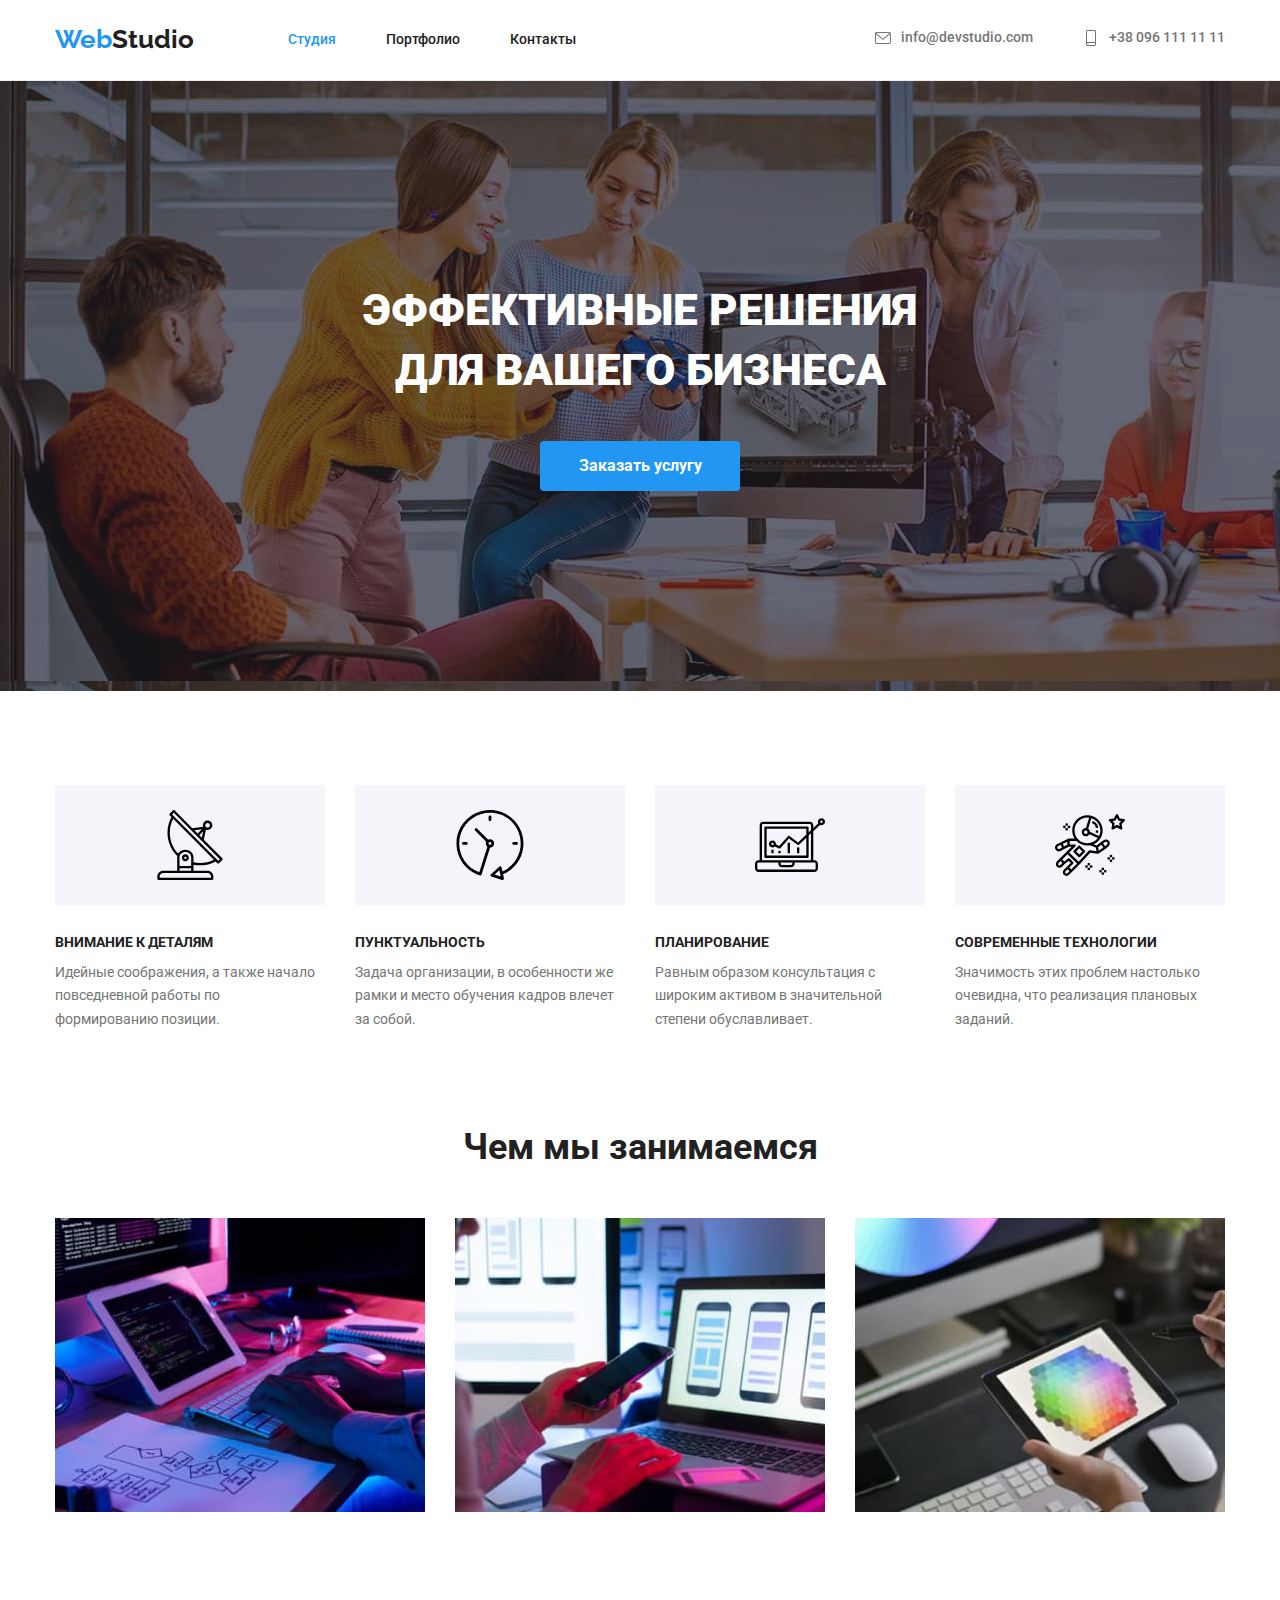
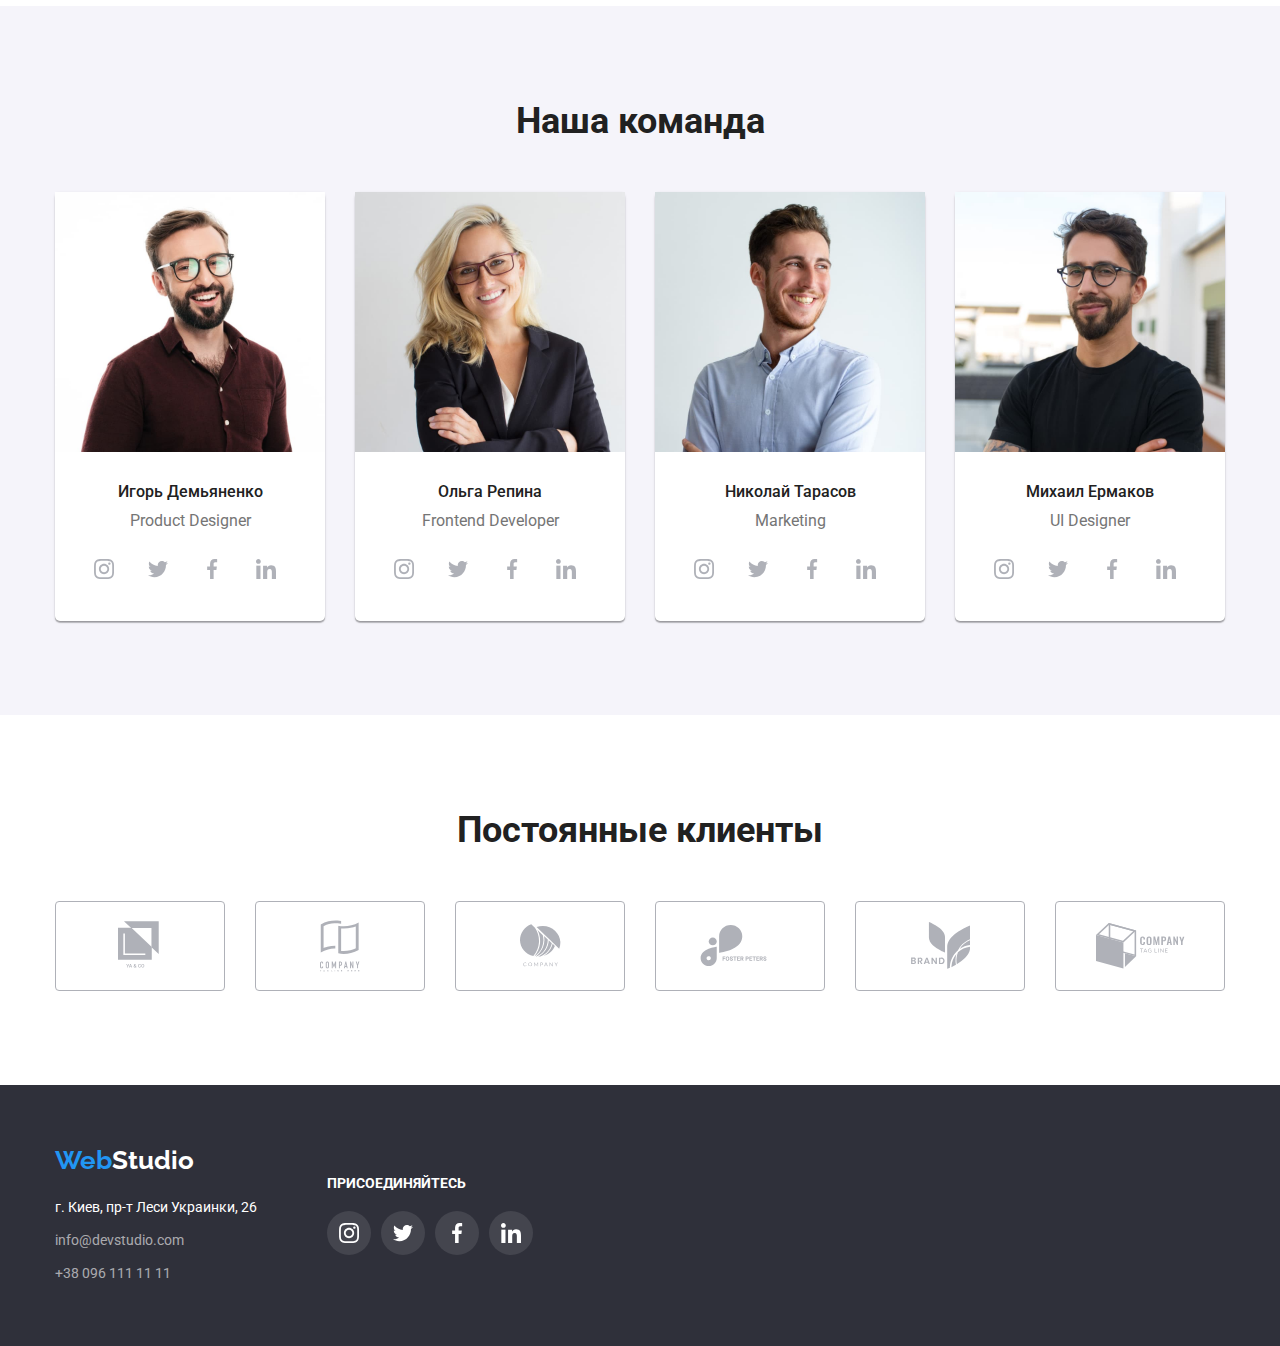
<file: index.html>
<!DOCTYPE html>
<html lang="ru">
  <head>
    <meta charset="UTF-8" />
    <meta name="viewport" content="width=device-width, initial-scale=1.0" />
    <title>Document</title>
    <link rel="stylesheet" href="https://cdnjs.cloudflare.com/ajax/libs/modern-normalize/1.0.0/modern-normalize.css">
    <link
      href="https://fonts.googleapis.com/css2?family=Raleway:wght@700&family=Roboto:wght@400;500;700;900&display=swap"
      rel="stylesheet"
    />
    <link rel="stylesheet" href="css/styles.css" />
    <link rel="stylesheet" href="css/main-page.css" />
  </head>
  <body>
    <!--шапка сайту-->
    <header class="header">
      <div class="main-nav">
        <nav class="nav">
          <a lang="en" href="./index.html" class="logo-header">
            <span class="logo-web">Web</span>
            <span class="logo-studio">Studio</span>
          </a>
          <ul class="menu list">
            <li class="item"><a href="./index.html" class="link curent">Студия</a></li>
            <li class="item"><a href="./portfolio.html" class="link">Портфолио</a></li>
            <li class="item"><a href="" class="link">Контакты</a></li>
          </ul>
        </nav>

        <ul class="address list">
          <li class="item">
          <address>
            <a href="mailto:info@devstudio.com" class="address-item">
              <svg class="address-icon">
                <use href="./images/sprite.svg#icon-envelope"></use>
              </svg>
              info@devstudio.com
            </a>
          </address>
          </li>
          <li class="item">
          <address>
            <a href="tel:+380961111111" class="address-item">
              <svg class="address-icon">
                <use href="./images/sprite.svg#icon-smartphone"></use>
              </svg>
              +38 096 111 11 11
            </a>
          </address>
          </li>
        </ul>
      </div>  
    </header>
    <main>
      <!--Герой-->
      <section class="hero">
        <div class="container">
          <h1>ЭФФЕКТИВНЫЕ РЕШЕНИЯ <br> ДЛЯ ВАШЕГО БИЗНЕСА</h1>
          <button type="button" class="hero-button">Заказать услугу</button>
        </div>
      </section>
      <!--переваги-->
      <section class="precedence">
        <div class="container">
          <h2 class="visually-hidden">перечень преимуществ</h2>
          <ul class="precedence-list list">
            <li class="item">
              <div class="background-icon">
                <svg class="precedence-icon">
                  <use href="./images/sprite.svg#icon-antenna"></use>
                </svg>
              </div>
              <h3>ВНИМАНИЕ К ДЕТАЛЯМ</h3>
              <p>
                Идейные соображения, а также начало повседневной работы по
                формированию позиции.
              </p>
            </li>
  
            <li class="item">
              <span>
                <div class="background-icon">
                  <svg class="precedence-icon">
                    <use href="./images/sprite.svg#icon-clock"></use>
                  </svg>
                </div>
              </span>
              <h3>ПУНКТУАЛЬНОСТЬ</h3>
              <p>
                Задача организации, в особенности же рамки и место обучения кадров
                влечет за собой.
              </p>
            </li>
  
            <li class="item">
              <div class="background-icon">
                <svg class="precedence-icon">
                  <use href="./images/sprite.svg#icon-diagram"></use>
                </svg>
              </div>
              <h3>ПЛАНИРОВАНИЕ</h3>
              <p>
                Равным образом консультация с широким активом в значительной
                степени обуславливает.
              </p>
            </li>
  
            <li class="item">
              <div class="background-icon">
                <svg class="precedence-icon">
                  <use href="./images/sprite.svg#icon-astronaut"></use>
                </svg>
              </div>
              <h3>СОВРЕМЕННЫЕ ТЕХНОЛОГИИ</h3>
              <p>
                Значимость этих проблем настолько очевидна, что реализация
                плановых заданий.
              </p>
            </li>
          </ul>
        </div>
      </section>
      <!--чим ми займаємось-->
      <section class="works">
        <div class="container">
          <h2>Чем мы занимаемся</h2>
        <ul class="work-examples list">
          <li class="item">
            <img
              src="./images/example1.jpg"
              alt="изображение крупным планом как программист  работает за столом в офисе"
              width="370"
              height="294"
            />
          </li>

          <li class="item">
            <img
              src="./images/example2.jpg"
              alt="команда разработчиков работает над интерфейсом мобильных телефонов"
              width="370"
              height="294"
            />
          </li>

          <li class="item">
            <img
              src="./images/example3.jpg"
              alt="веб-дизайнер работает с графическим планшетом"
              width="370"
              height="294"
            />
          </li>
        </ul>
        </div>
      </section>
      <!--Команда-->
      <section class="our-team">
        <div class="container">
          <h2>Наша команда</h2>
          <ul class="team-list list">
            <li class="team-item">
              <img
                src="./images/team1.jpg"
                alt="фото Игоря"
                width="270"
                height="260"
              />
              <h3>Игорь Демьяненко</h3>
              <p lang="en">Product Designer</p>
              <ul class="socials list">
                <li class="item">
                  <a href="" class="social-frame">
                    <svg class="social-icon">
                      <use href="./images/sprite.svg#icon-instagram"></use>
                    </svg>
                  </a>
                </li>
                <li class="item">
                  <a href="" class="social-frame">
                    <svg class="social-icon">
                      <use href="./images/sprite.svg#icon-twitter"></use>
                    </svg>
                  </a>
                </li>
                <li class="item">
                  <a href="" class="social-frame">
                    <svg class="social-icon">
                      <use href="./images/sprite.svg#icon-facebook"></use>
                    </svg>
                  </a>
                </li>
                <li class="item">
                  <a href="" class="social-frame">
                    <svg class="social-icon">
                      <use href="./images/sprite.svg#icon-linkedin"></use>
                    </svg>
                  </a>
                </li>
              </ul>
            </li>

            <li class="team-item">
              <img
                src="./images/team2.jpg"
                alt="фото Ольги"
                width="270"
                height="260"
              />
              <h3>Ольга Репина</h3>
              <p lang="en">Frontend Developer</p>
              <ul class="socials list">
                <li class="item">
                  <a href="" class="social-frame">
                    <svg class="social-icon">
                      <use href="./images/sprite.svg#icon-instagram"></use>
                    </svg>
                  </a>
                </li>
                <li class="item">
                  <a href="" class="social-frame">
                    <svg class="social-icon">
                      <use href="./images/sprite.svg#icon-twitter"></use>
                    </svg>
                  </a>
                </li>
                <li class="item">
                  <a href="" class="social-frame">
                    <svg class="social-icon">
                      <use href="./images/sprite.svg#icon-facebook"></use>
                    </svg>
                  </a>
                </li>
                <li class="item">
                  <a href="" class="social-frame">
                    <svg class="social-icon">
                      <use href="./images/sprite.svg#icon-linkedin"></use>
                    </svg>
                  </a>
                </li>
              </ul>
            </li>
            <li class="team-item">
              <img
                src="./images/team3.jpg"
                alt="фото Николая"
                width="270"
                height="260"
              />
              <h3>Николай Тарасов</h3>
              <p lang="en">Marketing</p>
              <ul class="socials list">
                <li class="item">
                  <a href="" class="social-frame">
                    <svg class="social-icon">
                      <use href="./images/sprite.svg#icon-instagram"></use>
                    </svg>
                  </a>
                </li>
                <li class="item">
                  <a href="" class="social-frame">
                    <svg class="social-icon">
                      <use href="./images/sprite.svg#icon-twitter"></use>
                    </svg>
                  </a>
                </li>
                <li class="item">
                  <a href="" class="social-frame">
                    <svg class="social-icon">
                      <use href="./images/sprite.svg#icon-facebook"></use>
                    </svg>
                  </a>
                </li>
                <li class="item">
                  <a href="" class="social-frame">
                    <svg class="social-icon">
                      <use href="./images/sprite.svg#icon-linkedin"></use>
                    </svg>
                  </a>
                </li>
              </ul>
            </li>

            <li class="team-item">
              <img
                src="./images/team4.jpg"
                alt="фото Михаила"
                width="270"
                height="260"
              />
              <h3>Михаил Ермаков</h3>
              <p lang="en">UI Designer</p>
              <ul class="socials list">
                <li class="item">
                  <a href="" class="social-frame">
                    <svg class="social-icon">
                      <use href="./images/sprite.svg#icon-instagram"></use>
                    </svg>
                  </a>
                </li>
                <li class="item">
                  <a href="" class="social-frame">
                    <svg class="social-icon">
                      <use href="./images/sprite.svg#icon-twitter"></use>
                    </svg>
                  </a>
                </li>
                <li class="item">
                  <a href="" class="social-frame">
                    <svg class="social-icon">
                      <use href="./images/sprite.svg#icon-facebook"></use>
                    </svg>
                  </a>
                </li>
                <li class="item">
                  <a href="" class="social-frame">
                    <svg class="social-icon">
                      <use href="./images/sprite.svg#icon-linkedin"></use>
                    </svg>
                  </a>
                </li>
              </ul>
            </li> 
          </ul>   
        </div>
      </section>
      <!--Наші клієнти-->
      <section class="clients">
        <div class="container">
          <h2>Постоянные клиенты</h2>
          <ul class="clients-list list">
            <li class="item">
              <a href="" class="social-link">
                <svg class="clients-icon" width="45" height="50">
                  <use href="./images/sprite.svg#icon-client1"></use>
                </svg>
              </a>
            </li>
            <li class="item">
              <a href="" class="social-link">
                <svg class="clients-icon" width="40" height="52">
                  <use href="./images/sprite.svg#icon-client2"></use>
                </svg>
              </a>
            </li>
            <li class="item">
              <a href="" class="social-link">
                <svg class="clients-icon" width="41" height="43">
                  <use href="./images/sprite.svg#icon-client3"></use>
                </svg>
              </a>
            </li>
            <li class="item">
              <a href="" class="social-link">
                <svg class="clients-icon" width="80" height="42">
                  <use href="./images/sprite.svg#icon-client4"></use>
                </svg>
              </a>
            </li>
            <li class="item">
              <a href="" class="social-link">
                <svg class="clients-icon" width="59" height="47">
                  <use href="./images/sprite.svg#icon-client5"></use>
                </svg>
              </a>
            </li>
            <li class="item">
              <a href="" class="social-link">
                <svg class="clients-icon" width="89" height="46">
                  <use href="./images/sprite.svg#icon-client6"></use>
                </svg>
              </a>
            </li>
          </ul>
        </div>
      </section>
    </main>
    <!--Футер-->
    <footer>
      <div class="footer">
        <div class="flex-box">
          <a lang="en" href="./index.html" class="logo-footer">
            <span class="logo-web">Web</span>
            <span class="studio-footer">Studio</span>
          </a>
    
          <ul class="list">
            <li>
              <address class="location">г. Киев, пр-т Леси Украинки, 26</address>
            </li>
            <li>
              <address class="footer-mail">
                <a href="mailto:info@devstudio.com" class="footer-address">info@devstudio.com</a>
              </address>
            </li>
            <li>
              <address class="footer-tell">
                <a href="tel:+380961111111" class="footer-address">+38 096 111 11 11</a>
              </address>
            </li>
          </ul>
        </div>
        <div class="link-container">
          <h2>ПРИСОЕДИНЯЙТЕСЬ</h2>
          <ul class="footer-socials list">
            <li class="social-frame-footer">
              <a href="" class="social-frame-link">
                <svg class="social-icon">
                  <use href="./images/sprite.svg#icon-instagram"></use>
                </svg>
              </a>
            </li>
            <li class="social-frame-footer">
              <a href="" class="social-frame-link">
                <svg class="social-icon">
                  <use href="./images/sprite.svg#icon-twitter"></use>
                </svg>
              </a>
            </li>
            <li class="social-frame-footer">
              <a href="" class="social-frame-link">
                <svg class="social-icon">
                  <use href="./images/sprite.svg#icon-facebook"></use>
                </svg>
              </a>
            </li>
            <li class="social-frame-footer">
              <a href="" class="social-frame-link">
                <svg class="social-icon">
                  <use href="./images/sprite.svg#icon-linkedin"></use>
                </svg>
              </a>
            </li>
          </ul>
        </div>
      </div>
    </footer>
  </body>
</html>
</file>
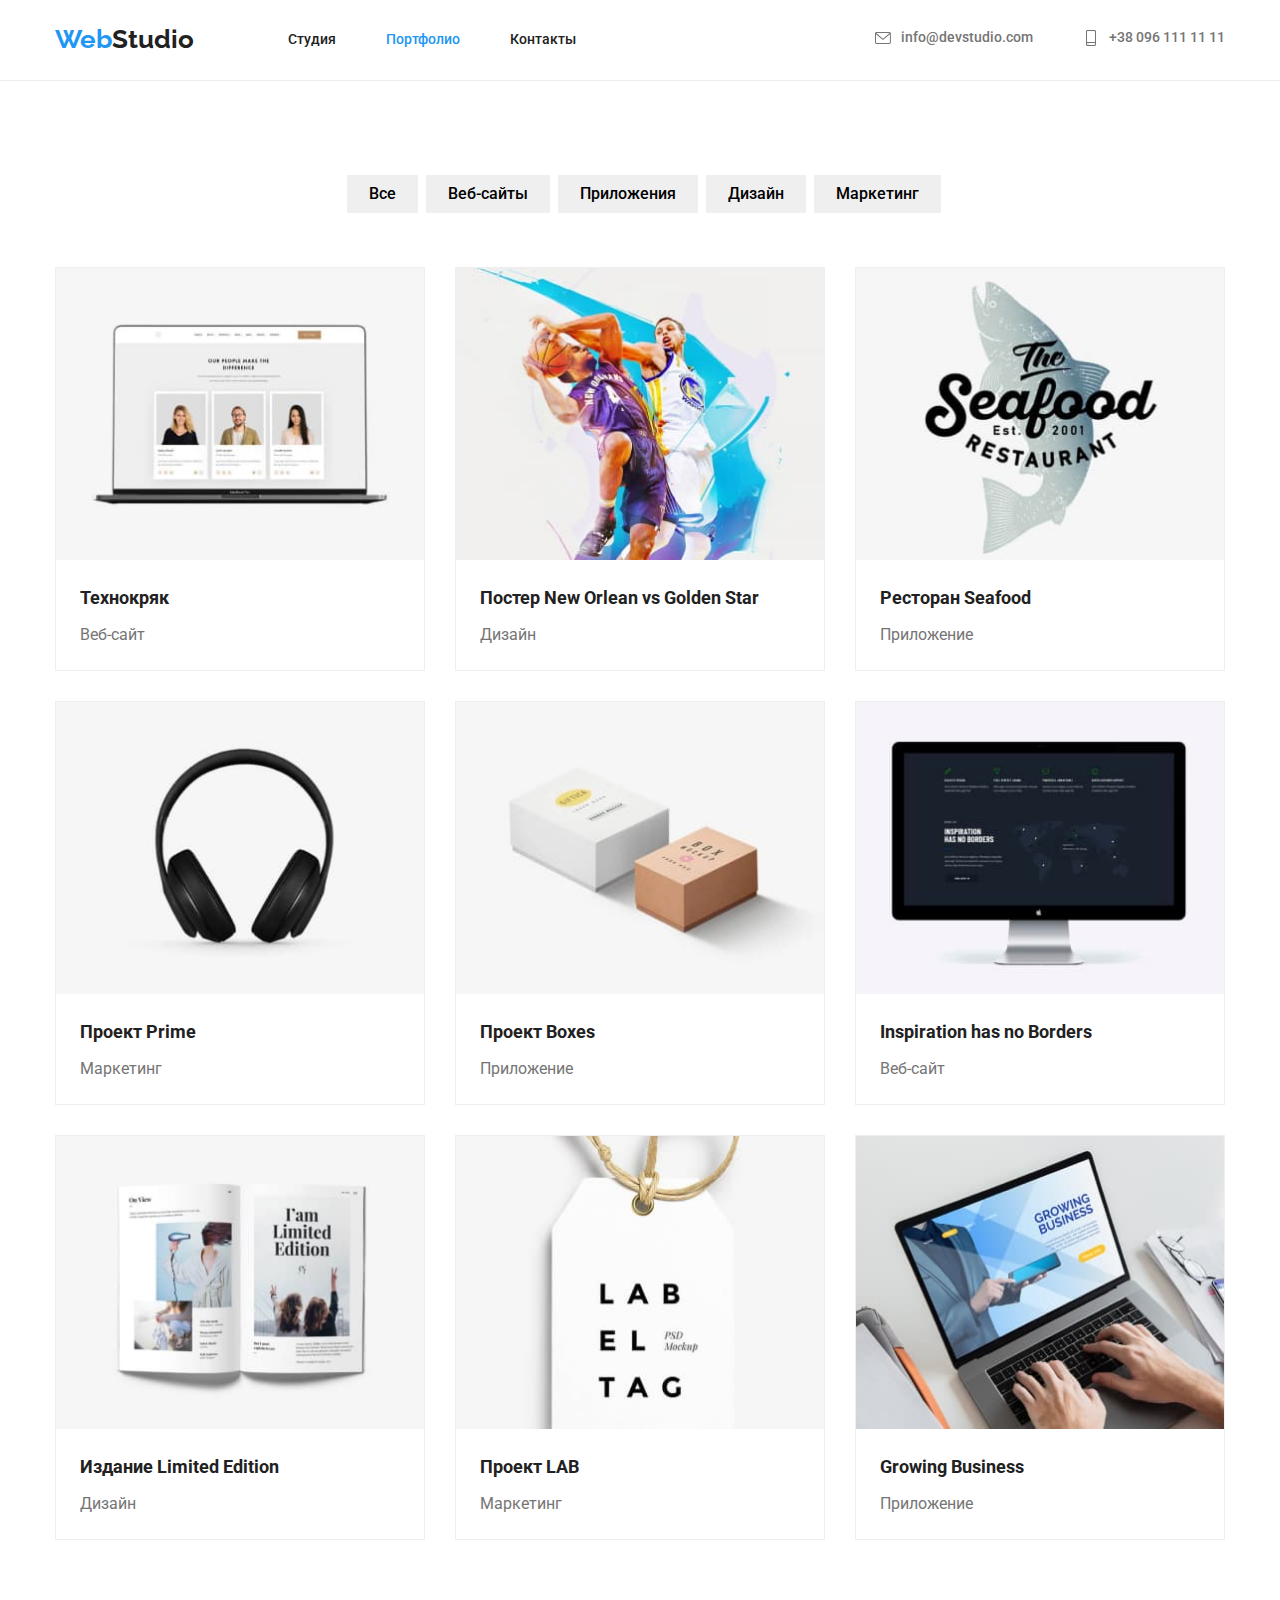
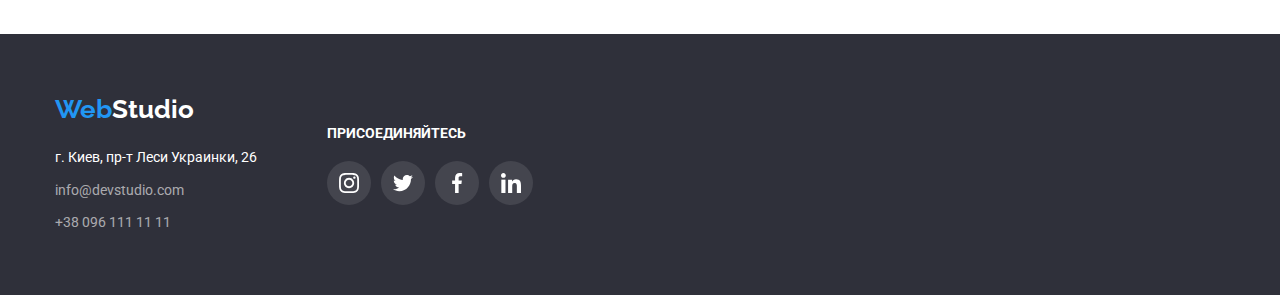
<file: portfolio.html>
<!DOCTYPE html>
<html lang="en">
  <head>
    <meta charset="UTF-8" />
    <meta name="viewport" content="width=device-width, initial-scale=1.0" />
    <title>Document</title>
    <link rel="stylesheet" href="https://cdnjs.cloudflare.com/ajax/libs/modern-normalize/1.0.0/modern-normalize.css">
    <link
      href="https://fonts.googleapis.com/css2?family=Raleway:wght@700&family=Roboto:wght@400;500;700;900&display=swap"
      rel="stylesheet"
    />
    <link rel="stylesheet" href="css/styles.css" />
    <link rel="stylesheet" href="css/portfolio.css" />
    <link rel="stylesheet" href="css/main-page.css" />
  </head>

  <body>
    <!--шапка сайту-->
    <header class="header">
      <div class="main-nav">
        <nav class="nav">
          <a lang="en" href="./index.html" class="logo-header">
            <span class="logo-web">Web</span>
            <span class="logo-studio">Studio</span>
          </a>
          <ul class="menu list">
            <li class="item"><a href="./index.html" class="link">Студия</a></li>
            <li class="item"><a href="./portfolio.html" class="link curent">Портфолио</a></li>
            <li class="item"><a href="" class="link">Контакты</a></li>
          </ul>
        </nav>

        <ul class="address list">
          <li class="item">
          <address>
            <a href="mailto:info@devstudio.com" class="address-item">
              <svg class="address-icon">
                <use href="./images/sprite.svg#icon-envelope"></use>
              </svg>
              info@devstudio.com
            </a>
          </address>
          </li>
          <li class="item">
          <address>
            <a href="tel:+380961111111" class="address-item">
              <svg class="address-icon">
                <use href="./images/sprite.svg#icon-smartphone"></use>
              </svg>
              +38 096 111 11 11
            </a>
          </address>
          </li>
        </ul>
      </div>  
    </header>
    <main>
      <h1 class="visually-hidden">наше портфолио</h1>
      <section  class="main">
        <div class="container">
          <!--фільтр проектів-->
          <ul class="filters list">
            <li class="item">
            <button type="button" class="filter-btn">Все</button>
            </li>
  
            <li class="item">
            <button type="button" class="filter-btn">Веб-сайты</button>
            </li>
  
            <li class="item">
            <button type="button" class="filter-btn">Приложения</button>
            </li>
  
            <li class="item">
            <button type="button" class="filter-btn">Дизайн</button>
            </li>
  
            <li class="item">
            <button type="button" class="filter-btn">Маркетинг</button>
            </li>
          </ul>
          <!--Перелік проектів-->
          <h2 class="visually-hidden">список проектов</h2>
          <ul class="projects list">
            <li class="item">
            <a href="" class="project-link">
              <img
                src="./images/project-technokryak.jpg"
                alt="фото проекта "
                width="370"
                height="294"
              />
              <div class="description">
                <h3 class="item-title">Технокряк</h3>
                <p class="item-text">Веб-сайт</p>
              </div>
            </a>
            </li>
            <li class="item">
            <a href="" class="project-link">
              <img
                src="./images/project-poster.jpg"
                alt="фото постера"
                width="370"
                height="294"
              />
              <div class="description">
                <h3 class="item-title">Постер New Orlean vs Golden Star</h3>
                <p class="item-text">Дизайн</p>
              </div>
              
            </a>
            </li>
            <li class="item">
            <a href="" class="project-link">
              <img
                src="./images/project-restaurant.jpg"
                alt="фото заставки приложения"
                width="370"
                height="294"
              />
              <div class="description">
                <h3 class="item-title">Ресторан Seafood</h3>
                <p class="item-text">Приложение</p>
              </div>
            </a>
            </li>
            <li class="item">
            <a href="" class="project-link">
              <img
                src="./images/project-prime.jpg"
                alt="фото проекта"
                width="370"
                height="294"
              />
              <div class="description">
                <h3 class="item-title">Проект Prime</h3>
                <p class="item-text">Маркетинг</p>
              </div>
              
            </a>
            </li>
            <li class="item">
            <a href="" class="project-link">
              <img
                src="./images/project-boxes.jpg"
                alt="фото проекта"
                width="370"
                height="294"
              />
              <div class="description">
                <h3 class="item-title">Проект Boxes</h3>
                <p class="item-text">Приложение</p>
              </div>
              
            </a>
            </li>
            <li class="item">
            <a href="" class="project-link">
              <img
                src="./images/project-inspiration.jpg"
                alt="фото проекта"
                width="370"
                height="294"
              />
              <div class="description">
                <h3 class="item-title">Inspiration has no Borders</h3>
                <p class="item-text">Веб-сайт</p>
              </div>
             
            </a>
            </li>
            <li class="item">
            <a href="" class="project-link">
              <img
                src="./images/project-limited-edition.jpg"
                alt="фото проекта"
                width="370"
                height="294"
              />
              <div class="description">
                <h3 class="item-title">Издание Limited Edition</h3>
                <p class="item-text">Дизайн</p>
              </div>
              
            </a>
            </li>
            <li class="item">
            <a href="" class="project-link">
              <img
                src="./images/project-lab.jpg"
                alt="фото проекта"
                width="370"
                height="294"
              />
              <div class="description">
                <h3 class="item-title">Проект LAB</h3>
                <p class="item-text">Маркетинг</p>
              </div>
              
            </a>
            </li>
            <li class="item">
            <a href="" class="project-link">
              <img
                src="./images/project-growing-business.jpg"
                alt="фото проекта"
                width="370"
                height="294"
              />
              <div class="description">
                <h3 class="item-title">Growing Business</h3>
                <p class="item-text">Приложение</p>
              </div>
              
            </a>
            </li>
          </ul>
        </div>
      </section>
    </main>
    <!--футер-->
    <footer>
      <div class="footer">
        <div class="flex-box">
          <a lang="en" href="./index.html" class="logo-footer">
            <span class="logo-web">Web</span>
            <span class="studio-footer">Studio</span>
          </a>
    
          <ul class="list">
            <li>
              <address class="location">г. Киев, пр-т Леси Украинки, 26</address>
            </li>
            <li>
              <address class="footer-mail">
                <a href="mailto:info@devstudio.com" class="footer-address">info@devstudio.com</a>
              </address>
            </li>
            <li>
              <address class="footer-tell">
                <a href="tel:+380961111111" class="footer-address">+38 096 111 11 11</a>
              </address>
            </li>
          </ul>
        </div>
        <div class="link-container">
          <h2>ПРИСОЕДИНЯЙТЕСЬ</h2>
          <ul class="footer-socials list">
            <li class="social-frame-footer">
              <a href="" class="social-frame-link">
                <svg class="social-icon">
                  <use href="./images/sprite.svg#icon-instagram"></use>
                </svg>
              </a>
            </li>
            <li class="social-frame-footer">
              <a href="" class="social-frame-link">
                <svg class="social-icon">
                  <use href="./images/sprite.svg#icon-twitter"></use>
                </svg>
              </a>
            </li>
            <li class="social-frame-footer">
              <a href="" class="social-frame-link">
                <svg class="social-icon">
                  <use href="./images/sprite.svg#icon-facebook"></use>
                </svg>
              </a>
            </li>
            <li class="social-frame-footer">
              <a href="" class="social-frame-link">
                <svg class="social-icon">
                  <use href="./images/sprite.svg#icon-linkedin"></use>
                </svg>
              </a>
            </li>
          </ul>
        </div>
      </div>
    </footer>
  </body>
</html>
</file>
<file: css/styles.css>
html {
    box-sizing: border-box;
}
  
*,
*::before,
*::after {
    box-sizing: inherit;
}
  
.visually-hidden {
    position: absolute;
    width: 1px;
    height: 1px;
    margin: -1px;
    border: 0;
    padding: 0;
    white-space: nowrap;
    clip-path: inset(100%);
    clip: rect(0 0 0 0);
    overflow: hidden;
}

h1, h2, h3, h4, h5, h6, p {
    margin: 0;
}

img {
    display: block;
    max-width: 100%;
    height: auto;
}

:root {
    --primary-text-color:#757575;
    --title-text-color:#212121;
    --accent-color:#2196F3;    ;
    --primary-white-color:#ffffff;
    --background-section-color:#2F303A;
    --icon-color: #AFB1B8;
}


body {
    background-color: var(--primary-white-color);
    color: var(--primary-text-color);
    font-family: roboto, sans-serif;
}

.container {
    margin-left: auto;
    margin-right: auto;
    width: 1200px;
    padding: 0 15px;
}

.visually-hidden {
    position: absolute;
    width: 1px;
    height: 1px;
    margin: -1px;
    padding: 0;
    overflow: hidden;
    border: 0;
    clip: rect(0 0 0 0)
}

/* ===================== HEADER ===================== */

.header {
    font-weight: 500;
    font-size: 14px;
    line-height: 1.14;
    border-bottom: 1px solid #ECECEC;
    
}

.logo-header {
    font-weight: 700;
    font-size: 26px;
    line-height: 1.2;
    word-spacing: -1ch;
    font-family: raleway, sans-serif;
    text-decoration: none;
    margin-right: 94px;
}

.logo-web {
    color: var(--accent-color);
}

.logo-studio {
    color: var(--title-text-color);
}

.menu {
    color: var(--title-text-color);
    padding-top: 32px;
    padding-bottom: 32px;
    text-decoration: none;
    align-items: center;
    display: flex;
    margin-right: -50px;
}

.menu .item {
    margin-right: 50px;
}

.link {
    display: block;
    padding-top: 32px;
    padding-bottom: 32px;
    color: var(--title-text-color);
    text-decoration: none;
}

.nav {
    display: flex;
    align-items: center;
}

.main-nav {
    width: 1200px;
    padding-left: 15px;
    padding-right: 15px;
    margin-left: auto;
    margin-right: auto;
    display: flex;
    align-items: center;
    justify-content: space-between;
}

.address-icon {
  width: 16px;
  height: 16px;
  margin-right: 10px;  
  fill: #757575;
}

.address {
    display: flex;
    margin-left: -50px;
}

.address-item {
    color: var(--primary-text-color);
    font-weight: 500;
    font-size: 14px;
    line-height: 1.14;
    text-decoration: none;
    font-style: normal;
    margin-left: 50px;
    display: inline-flex;
}

.address-item:hover svg,
.address-item:focus svg {
    fill: var(--accent-color);
}

h2, h3 {
    color: var(--title-text-color);
}

a:hover,
a:focus {
    color: var(--accent-color);
}

button:hover,
button:focus {
    color: var(--primary-white-color);
    background-color: var(--accent-color);
    
}

footer {
    background: var(--background-section-color);
}

.footer {
    font-weight: 400;
    font-size: 14px;
    line-height: 1.7;
    padding: 60px 15px;
    width: 1200px;
    margin-left: auto;
    margin-right: auto;
    align-items: center;
    display: flex;
}

.footer-address {
    font-style: normal;
    color: rgba(255, 255, 255, 0.6);
    text-decoration: none;
}

.location {
    color: var(--primary-white-color);
    font-style: normal;
    margin-top: 20px;
    margin-bottom: 9px;
}

.footer-mail {
    margin-bottom: 9px;
}

.logo-footer {
    font-family: raleway, sans-serif;
    font-weight: 700;
    font-size: 26px;
    line-height: 1.2;
    text-decoration: none;
    word-spacing: -1ch;
}

.studio-footer {
    color: var(--primary-white-color);
    word-spacing: -1ch;
}

.link-container {
    margin-left: 70px;
}

.link-container h2 {
    margin-bottom: 20px;
    font-weight: 700;
    font-size: 14px;
    line-height: 1.15;
    color: var(--primary-white-color);
}


.footer-socials {
    display: flex;
    
}

.social-frame-link {
    display: block;
    width: 44px;
    height: 44px;
    border-radius: 50%;
    padding: 12px 12px;
    margin-right: 10px; 
    background: rgba(255, 255, 255, 0.1);
}

.social-frame-link:hover,
.social-frame-link:focus {
    background-color: var(--accent-color);
    
}

.social-frame-link .social-icon {
    fill: var(--primary-white-color);
} 

.curent {
    color: var(--accent-color);
}

.list {
    padding: 0;
    margin: 0;
    list-style: none;
}
</file>
<file: css/main-page.css>
:root {
    --primary-text-color:#757575;
    --title-text-color:#212121;
    --accent-color:#2196F3;    ;
    --primary-white-color:#ffffff;
    --background-section-color:#2F303A;
    --icon-color: #AFB1B8;
  }

  body {
    background-color: var(--primary-white-color);
    color: var(--primary-text-color);
    font-family: roboto, sans-serif;
}

/* ===================== HERO ===================== */

h1 {
    font-weight: 900;
    font-size: 44px;
    line-height: 1.36;
    margin-top: 0;
    margin-bottom: 40px;
}


.hero-button {
    color: var(--primary-white-color);
    background: var(--accent-color);
    font-family: inherit;
    font-weight: 700;
    font-size: 16px;
    line-height: 1.88;
    width: 200px;
    height: 50px;
    border-radius: 4px;   
    border: 0; 
}

.hero-button:hover,
.hero-button:focus {
    color: var(--accent-color);
    background-color: var(--primary-white-color);
    box-shadow: 0px 4px 4px rgba(0, 0, 0, 0.15);
}   

.hero {
    color: var(--primary-white-color);
    background-color: #c4c4c4;
    text-align: center;
    max-width: 1600px;
    background-image: linear-gradient(
        rgba(47, 48, 58, 0.4),
        rgba(47, 48, 58, 0.4)),
         url(../images/background-img.jpg);
    margin: 0 auto;
    padding: 200px 0;
}

.precedence-list {
    display: flex;
    justify-content: center;
    margin-left: -30px;
}

.precedence-list .item {
    flex-basis: calc((100% - 90px) / 4);
    margin-left: 30px;
}

.precedence {
    padding-top: 94px;
}

.precedence h3 {
    font-weight: 700;
    font-size: 14px;
    line-height: 1.14;
    margin-top: 0;
    margin-bottom: 10px;
}

.precedence p {
    font-weight: 400;
    font-size: 14px;
    line-height: 1.7;
    margin-top: 0;
    margin-bottom: 0;
}

.precedence-icon {
    width: 70px;
    height: 70px;
}

.background-icon {
    width: 270px;
    height: 120px;
    background-color: #F5F4FA;
    display: inline-flex;
    align-items: center;
    justify-content: center;
    margin-bottom: 30px;
}

.works {
    padding: 94px 0;
}

.work-examples {
    display: flex;
    justify-content: space-between;
    margin-left: -30px;
}

.work-examples .item {
    width: 370px;
    margin-left: 30px;
    
}

.works h2 {
    font-weight: 700;
    font-size: 36px;
    line-height: 1.17;
    text-align: center;
    margin-top: 0;
    margin-bottom: 50px;
}

.team-list {
    display: flex;
    justify-content: center;
    margin-left: -30px;
}

.team-item {
    margin-left: 30px;
    box-shadow: 0px 1px 3px rgba(0, 0, 0, 0.12), 0px 1px 1px rgba(0, 0, 0, 0.14), 0px 2px 1px rgba(0, 0, 0, 0.2);
}

.our-team {
    padding: 94px 0;
    background-color: #F5F4FA;    
}

.our-team h2 {
    font-weight: 700;
    font-size: 36px;
    line-height: 1.17;
    text-align: center;
    margin-top: 0;
    margin-bottom: 50px;
}

.team-item {
    background-color: var(--primary-white-color);
    padding-bottom: 30px;
    border-radius: 5px;
}

.our-team .container {
    text-align: center;
}

.our-team h3 {
    font-weight: 500;
    font-size: 16px;
    line-height: 1.2;
    margin-top: 30px;
    margin-bottom: 10px;
}

.our-team p {
    font-weight: 400;
    font-size: 16px;
    line-height: 1.2;
    margin-top: 0;
    margin-bottom: 0;
}

.socials {
    display: flex;
    justify-content: center;
    margin-top: 16px;
}

.socials .item {
    width: 44px;
    height: 44px;
    margin-right: 10px;
}

.social-icon {
    display: inline-block;
    width: 20px;
    height: 20px;
    fill: var(--icon-color);
    }

.social-frame:hover,
.social-frame:focus {
    background-color: var(--accent-color);
    outline: none;
}

.social-frame:hover svg,
.social-frame:focus svg {
    fill: var(--primary-white-color);
}

.social-frame {
    display: block;
    width: 100%;
    height: 100%;
    border-radius: 50%;
    padding: 12px 12px;
    margin-right: 10px; 
}

.socials .social-frame {
    width: 100%;
    height: 100%;
}

.clients {
    padding: 94px 0;
}

.clients h2 {
    font-weight: 700;
    font-size: 36px;
    line-height: 1.17;
    text-align: center;
    margin-bottom: 50px;
}

.clients-list {
    display: flex;
    margin-left: -30px;
}

.clients-list .item {
      
}

.clients-icon {
    fill:var(--icon-color);

}

.social-link {
    display: flex;
    justify-content: center;
    align-items: center;
    width: 170px;
    height: 90px;
    margin-left: 30px;
    border: 1px solid var(--icon-color);
    border-radius: 4px;
}

.social-link:hover svg,
.social-link:focus svg {
    fill: var(--accent-color);
}

.social-link:hover,
.social-link:focus {
    border-color: var(--accent-color);
    
    
}
</file>
<file: css/portfolio.css>
:root {
    --primary-text-color:#757575;
    --title-text-color:#212121;
    --accent-color:#2196F3;    ;
    --primary-white-color:#ffffff;
    --background-section-color:#2F303A;
    --icon-color: #AFB1B8;
}
body {
    background-color: var(--primary-white-color);
    color: var(--primary-text-color);
    font-family: roboto, sans-serif;
    margin: 0;
}

.main {
    padding: 94px 0;
}

.main h1 {
    color: var(--primary-white-color);
    margin-top: 0;
    margin-bottom: 0;
}

.main h2 {
    color: var(--primary-white-color);
    margin-top: 0;
    margin-bottom: 0;
}

.filters {
    margin-bottom: 54px;
    font-family: inherit;
    display: flex;
    justify-content: center;
}

.filters .item {
    border-radius: 2px;
    margin-left: 8px;
}

.filter-btn {
    font-family: roboto, sans-serif;
    padding: 6px 22px;
}

.filter-btn {
    font-weight: 500;
    font-size: 16px;
    line-height: 1.6;
    border: 0;
}

.description {
    padding-top: 20px;
    padding-left: 24px;
    padding-bottom: 20px;
}

.item-title {
    font-weight: 700;
    font-size: 18px;
    line-height: 2;
    margin-bottom: 4px;
}

.item-text {
    color: var(--primary-text-color);
    font-weight: 400;
    font-size: 16px;
    line-height: 1.88;    
}

.item a {
    text-decoration: none;
}

.projects {
    display: flex;
    flex-wrap: wrap;
    margin-left: -30px;
    margin-bottom: -30px;

}

.projects .item {
    width: calc((100% - 90px) / 3);
    margin-left: 30px;
    margin-bottom: 30px;
}

.project-link {
    display: block;
    width: 100%;
    height: 100%;
    border: 1px solid #EEEEEE;
}

.project-link:hover,
.project-link:focus {
    box-shadow: 0px 1px 1px rgba(0, 0, 0, 0.12), 0px 4px 4px rgba(0, 0, 0, 0.06), 1px 4px 6px rgba(0, 0, 0, 0.16);
}
</file>
